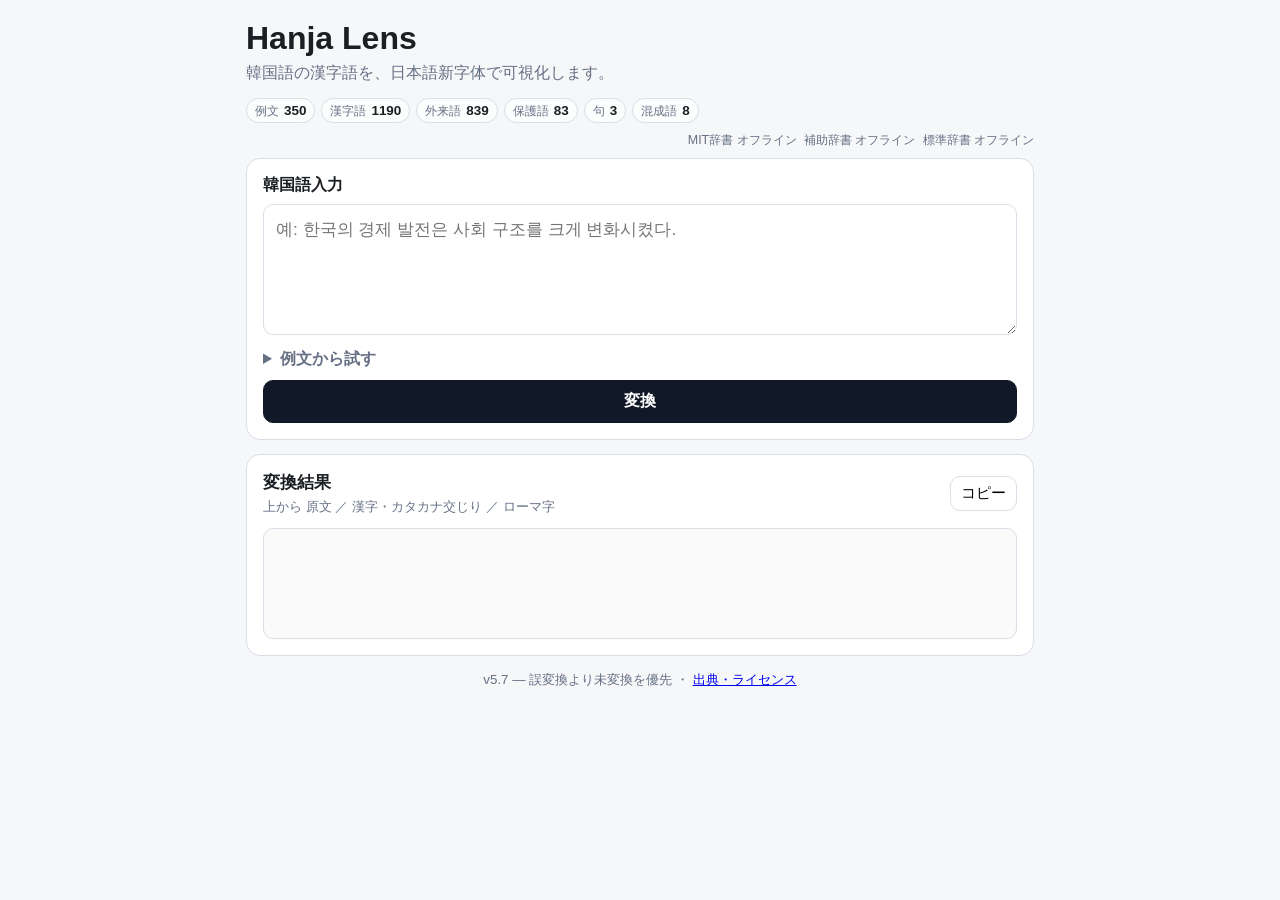
<file: index.html>
<!doctype html>
<html lang="ja">
<head>
  <meta charset="utf-8" />
  <meta name="viewport" content="width=device-width, initial-scale=1, viewport-fit=cover" />
  <title>Hanja Lens</title>
  <link rel="stylesheet" href="style.css" />
</head>
<body>
  <main class="wrap">
    <header>
      <h1>Hanja Lens</h1>
      <p>韓国語の漢字語を、日本語新字体で可視化します。</p>
    </header>

    <section class="stats-bar" aria-label="収録データ統計">
      <span class="stat-chip"><span class="stat-label">例文</span><strong id="statExamples">—</strong></span>
      <span class="stat-chip"><span class="stat-label">漢字語</span><strong id="statHanja">—</strong></span>
      <span class="stat-chip"><span class="stat-label">外来語</span><strong id="statLoanwords">—</strong></span>
      <span class="stat-chip"><span class="stat-label">保護語</span><strong id="statProtected">—</strong></span>
      <span class="stat-chip"><span class="stat-label">句</span><strong id="statPhrases">—</strong></span>
      <span class="stat-chip"><span class="stat-label">混成語</span><strong id="statMixed">—</strong></span>
    </section>
    <div class="mit-status-row dictionary-status-row">
      <span id="mitDictionaryStatus" class="mit-status" aria-live="polite">MIT辞書 準備中</span>
      <span id="ccDictionaryStatus" class="mit-status" aria-live="polite">補助辞書 準備中</span>
      <span id="stdictStatus" class="mit-status" aria-live="polite">標準辞書 準備中</span>
    </div>

    <section class="panel input-panel">
      <label for="inputText">韓国語入力</label>
      <textarea id="inputText" rows="4" placeholder="예: 한국의 경제 발전은 사회 구조를 크게 변화시켰다."></textarea>
      <details class="example-box">
        <summary>例文から試す</summary>
        <div class="example-controls">
          <label class="sr-only" for="exampleSelect">例文</label>
          <select id="exampleSelect" aria-label="例文を選択"></select>
          <div class="example-buttons">
            <button id="insertExampleBtn" type="button">例文を入れる</button>
            <button id="randomExampleBtn" type="button">ランダム</button>
          </div>
        </div>
      </details>
      <button id="convertBtn" class="primary" type="button">変換</button>
    </section>

    <section class="panel result-panel">
      <div class="result-head">
        <div>
          <h2>変換結果</h2>
          <p class="result-guide">上から 原文 ／ 漢字・カタカナ交じり ／ ローマ字</p>
        </div>
        <button id="copyAllBtn" class="copy" type="button">コピー</button>
      </div>
      <div id="resultOut" class="result-output" aria-live="polite"></div>
      <section id="lensDetail" class="lens-detail" hidden aria-live="polite" aria-label="語の説明">
        <div class="lens-detail-head">
          <strong>Interactive Lens</strong>
          <button id="lensDetailClose" class="lens-close" type="button" aria-label="説明を閉じる">閉じる</button>
        </div>
        <dl class="lens-fields">
          <div><dt>ハングル</dt><dd id="lensHangul">—</dd></div>
          <div><dt>表示</dt><dd id="lensDisplay">—</dd></div>
          <div><dt>種類</dt><dd id="lensType">—</dd></div>
          <div><dt>出自</dt><dd id="lensSource">—</dd></div>
          <div><dt>辞書候補</dt><dd id="lensCandidate">—</dd></div>
          <div><dt>経路</dt><dd id="lensRoute">—</dd></div>
        </dl>
        <p id="lensReason" class="lens-reason"></p>
      </section>
      <details id="translationBox" class="translation-box" hidden>
        <summary>日本語訳を表示</summary>
        <div id="translationOut" class="translation-output" lang="ja"></div>
        <p id="translationNote" class="translation-note"></p>
      </details>
    </section>

    <footer>
      <small><span id="appVersion"></span> — 誤変換より未変換を優先 ・ <a href="credits.html">出典・ライセンス</a></small>
    </footer>
  </main>
  <script src="src/version.js"></script>
  <script src="data/generated-data.js"></script>
  <script src="data/generated-examples.js"></script>
  <script src="src/engine-rules.js"></script>
  <script src="src/romanizer.js"></script>
  <script src="src/dictionary-registry.js"></script>
  <script src="data/morphology-veto-oracle.js"></script>
  <script src="src/morphology-veto.js"></script>
  <script src="src/engine.js"></script>
  <script src="src/translation-provider.js"></script>
  <script src="src/external-sources.js"></script>
  <script src="src/runtime-dictionary-utils.js"></script>
  <script src="src/mit-dictionary-loader.js"></script>
  <script src="src/cc-kedict-parser.js"></script>
  <script src="src/cc-kedict-loader.js"></script>
  <script src="src/stdict-loader.js"></script>
  <script src="src/interactive-lens.js"></script>
  <script src="src/app-view.js"></script>
  <script src="src/app.js"></script>
</body>
</html>
</file>
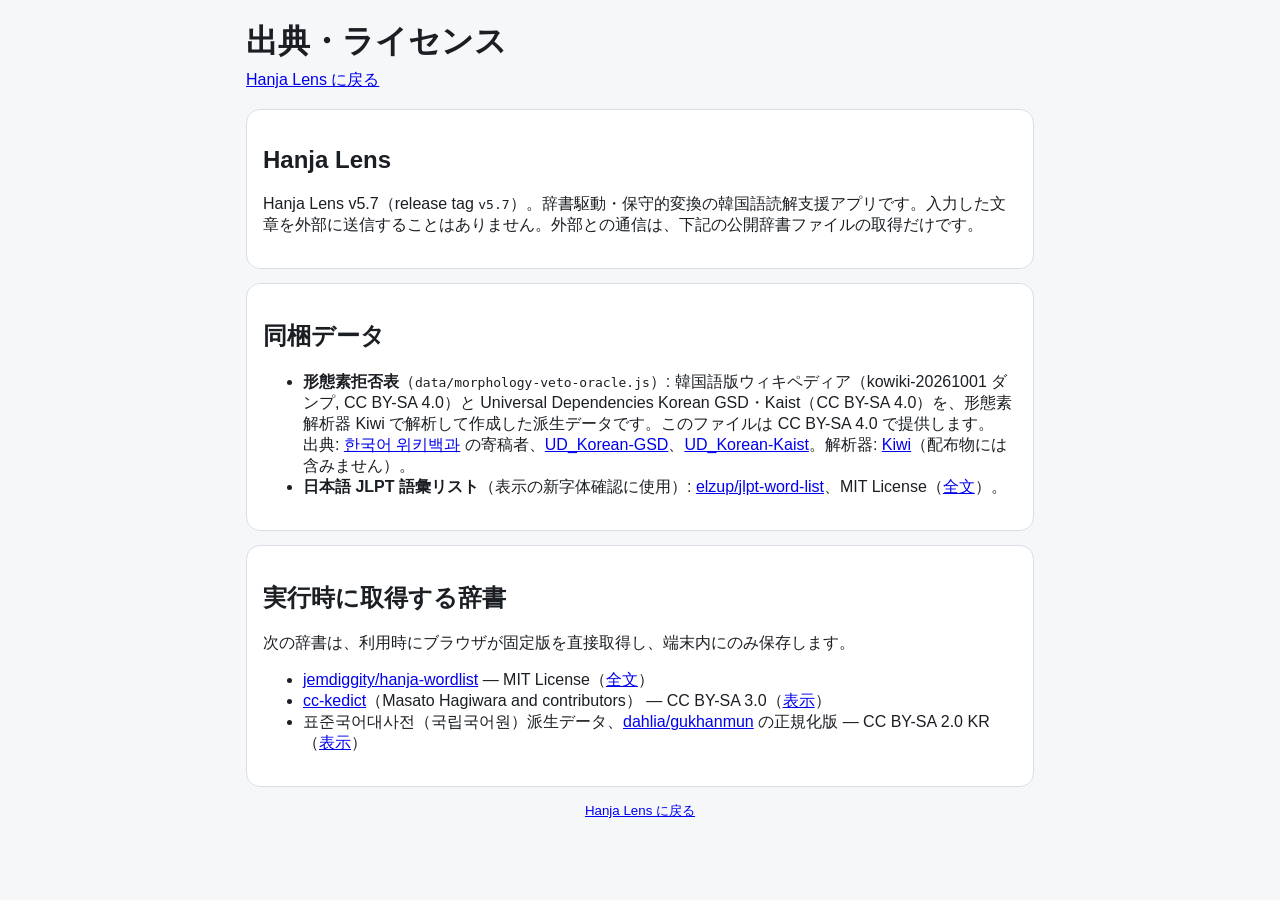
<file: credits.html>
<!doctype html>
<html lang="ja">
<head>
  <meta charset="utf-8" />
  <meta name="viewport" content="width=device-width, initial-scale=1, viewport-fit=cover" />
  <title>Hanja Lens — 出典・ライセンス</title>
  <link rel="stylesheet" href="style.css" />
</head>
<body>
  <main class="wrap">
    <header>
      <h1>出典・ライセンス</h1>
      <p><a href="./">Hanja Lens に戻る</a></p>
    </header>
    <section class="panel">
      <h2>Hanja Lens</h2>
      <p>Hanja Lens v5.7（release tag <code>v5.7</code>）。辞書駆動・保守的変換の韓国語読解支援アプリです。入力した文章を外部に送信することはありません。外部との通信は、下記の公開辞書ファイルの取得だけです。</p>
    </section>
    <section class="panel">
      <h2>同梱データ</h2>
      <ul>
        <li><strong>形態素拒否表</strong>（<code>data/morphology-veto-oracle.js</code>）: 韓国語版ウィキペディア（kowiki-20261001 ダンプ, CC BY-SA 4.0）と Universal Dependencies Korean GSD・Kaist（CC BY-SA 4.0）を、形態素解析器 Kiwi で解析して作成した派生データです。このファイルは CC BY-SA 4.0 で提供します。<br />
          出典: <a href="https://ko.wikipedia.org/">한국어 위키백과</a> の寄稿者、<a href="https://github.com/UniversalDependencies/UD_Korean-GSD">UD_Korean-GSD</a>、<a href="https://github.com/UniversalDependencies/UD_Korean-Kaist">UD_Korean-Kaist</a>。解析器: <a href="https://github.com/bab2min/Kiwi">Kiwi</a>（配布物には含みません）。</li>
        <li><strong>日本語 JLPT 語彙リスト</strong>（表示の新字体確認に使用）: <a href="https://github.com/elzup/jlpt-word-list">elzup/jlpt-word-list</a>、MIT License（<a href="LICENSES/jlpt-word-list-MIT.txt">全文</a>）。</li>
      </ul>
    </section>
    <section class="panel">
      <h2>実行時に取得する辞書</h2>
      <p>次の辞書は、利用時にブラウザが固定版を直接取得し、端末内にのみ保存します。</p>
      <ul>
        <li><a href="https://github.com/jemdiggity/hanja-wordlist">jemdiggity/hanja-wordlist</a> — MIT License（<a href="LICENSES/hanja-wordlist-MIT.txt">全文</a>）</li>
        <li><a href="https://github.com/mhagiwara/cc-kedict">cc-kedict</a>（Masato Hagiwara and contributors） — CC BY-SA 3.0（<a href="LICENSES/cc-kedict-NOTICE.txt">表示</a>）</li>
        <li>표준국어대사전（국립국어원）派生データ、<a href="https://github.com/dahlia/gukhanmun">dahlia/gukhanmun</a> の正規化版 — CC BY-SA 2.0 KR（<a href="LICENSES/stdict-CC-BY-SA-2.0-KR-NOTICE.txt">表示</a>）</li>
      </ul>
    </section>
    <footer><small><a href="./">Hanja Lens に戻る</a></small></footer>
  </main>
</body>
</html>
</file>
<file: style.css>
:root {
  --bg: #f6f7f9;
  --panel: #fff;
  --text: #1b1f23;
  --muted: #667085;
  --border: #d9dee7;
  --accent: #111827;
}
* { box-sizing: border-box; }
body {
  margin: 0;
  font-family: -apple-system, BlinkMacSystemFont, "Hiragino Sans", "Yu Gothic", sans-serif;
  background: var(--bg);
  color: var(--text);
}
.wrap { max-width: 820px; margin: 0 auto; padding: 20px 16px 40px; }
header h1 { margin: 0 0 6px; font-size: 2rem; }
header p { margin: 0 0 18px; color: var(--muted); }

.stats-bar {
  display: flex;
  flex-wrap: wrap;
  gap: 6px;
  margin: -4px 0 14px;
}
.stat-chip {
  display: inline-flex;
  align-items: baseline;
  gap: 5px;
  padding: 5px 8px;
  border: 1px solid var(--border);
  border-radius: 999px;
  background: rgba(255,255,255,.72);
  color: var(--muted);
  font-size: .78rem;
  line-height: 1;
}
.stat-chip strong {
  color: var(--text);
  font-size: .84rem;
  font-variant-numeric: tabular-nums;
}
.stat-label { white-space: nowrap; }

.panel {
  background: var(--panel);
  border: 1px solid var(--border);
  border-radius: 14px;
  padding: 16px;
  margin-bottom: 14px;
}
label { display: block; font-weight: 700; margin-bottom: 8px; }
textarea {
  width: 100%;
  resize: vertical;
  min-height: 96px;
  font: inherit;
  font-size: 1.08rem;
  line-height: 1.55;
  padding: 11px 12px;
  border: 1px solid var(--border);
  border-radius: 10px;
}
button {
  appearance: none;
  border: 1px solid var(--border);
  background: #fff;
  border-radius: 10px;
  padding: 10px 14px;
  font: inherit;
  cursor: pointer;
}
.primary {
  width: 100%;
  margin-top: 10px;
  background: var(--accent);
  color: white;
  border-color: var(--accent);
  font-weight: 700;
}
.result-head { display: flex; justify-content: space-between; align-items: center; gap: 12px; }
.result-head h2 { margin: 0; font-size: 1.05rem; }
.result-guide { margin: 4px 0 0; color: var(--muted); font-size: .84rem; }
.copy { padding: 7px 10px; font-size: .92rem; flex: 0 0 auto; }
.result-output {
  margin: 12px 0 0;
  min-height: 6.2em;
  white-space: pre-wrap;
  overflow-wrap: anywhere;
  font-family: inherit;
  font-size: 1.12rem;
  line-height: 1.8;
  padding: 12px;
  border: 1px solid var(--border);
  border-radius: 10px;
  background: #fafafa;
}
footer { text-align: center; color: var(--muted); margin-top: 10px; }
@media (max-width: 480px) {
  .wrap { padding: 14px 12px 30px; }
  
.stats-bar {
  display: flex;
  flex-wrap: wrap;
  gap: 6px;
  margin: -4px 0 14px;
}
.stat-chip {
  display: inline-flex;
  align-items: baseline;
  gap: 5px;
  padding: 5px 8px;
  border: 1px solid var(--border);
  border-radius: 999px;
  background: rgba(255,255,255,.72);
  color: var(--muted);
  font-size: .78rem;
  line-height: 1;
}
.stat-chip strong {
  color: var(--text);
  font-size: .84rem;
  font-variant-numeric: tabular-nums;
}
.stat-label { white-space: nowrap; }

.panel { padding: 13px; }
  header h1 { font-size: 1.75rem; }
  textarea { min-height: 88px; }
  .result-output { font-size: 1.05rem; }
}

.example-box { margin-top: 10px; }
.example-box summary { cursor: pointer; font-weight: 700; color: var(--muted); }
.example-controls { margin-top: 10px; display: grid; gap: 8px; }
.example-controls select {
  width: 100%;
  border: 1px solid var(--border);
  border-radius: 10px;
  padding: 10px 12px;
  background: #fff;
  color: var(--text);
  font: inherit;
}
.example-buttons { display: grid; grid-template-columns: 1fr 1fr; gap: 8px; }
.sr-only {
  position: absolute; width: 1px; height: 1px; padding: 0; margin: -1px;
  overflow: hidden; clip: rect(0,0,0,0); white-space: nowrap; border: 0;
}
@media (max-width: 480px) {
  .example-buttons { grid-template-columns: 1fr; }
}

.mit-status{font-size:.78rem;color:#667085;white-space:nowrap}

.mit-status-row{display:flex;justify-content:flex-end;margin:-.35rem 0 .55rem}

.dictionary-status-row{display:flex;gap:.45rem;flex-wrap:wrap;align-items:center}

.translation-box {
  margin-top: 10px;
  border: 1px solid var(--border);
  border-radius: 10px;
  background: #fff;
}
.translation-box summary {
  cursor: pointer;
  padding: 10px 12px;
  font-weight: 700;
  color: var(--muted);
}
.translation-output {
  padding: 2px 12px 10px;
  font-size: 1.08rem;
  line-height: 1.7;
}
.translation-note {
  margin: 0;
  padding: 0 12px 10px;
  color: var(--muted);
  font-size: .78rem;
}


/* v4.0 Stage 4 — Interactive Lens. */
.result-line {
  min-height: 1.8em;
  white-space: pre-wrap;
  overflow-wrap: anywhere;
}
.result-line + .result-line { margin-top: 0; }
.lens-token {
  appearance: none;
  border: 0;
  border-bottom: 1px dotted #98a2b3;
  border-radius: 0;
  background: transparent;
  color: inherit;
  padding: 0;
  margin: 0;
  font: inherit;
  line-height: inherit;
  cursor: pointer;
}
.lens-token:hover,
.lens-token:focus-visible {
  background: #eef2f6;
  outline: 2px solid transparent;
}
.lens-token[aria-expanded="true"] {
  background: #eef2f6;
  border-bottom-style: solid;
}
.lens-detail {
  margin-top: 10px;
  border: 1px solid var(--border);
  border-radius: 10px;
  background: #fff;
  padding: 12px;
}
.lens-detail-head {
  display: flex;
  align-items: center;
  justify-content: space-between;
  gap: 10px;
  margin-bottom: 8px;
}
.lens-close {
  padding: 5px 8px;
  font-size: .82rem;
}
.lens-fields {
  margin: 0;
  display: grid;
  grid-template-columns: 1fr 1fr;
  gap: 8px 14px;
}
.lens-fields div { min-width: 0; }
.lens-fields dt {
  color: var(--muted);
  font-size: .72rem;
  font-weight: 700;
}
.lens-fields dd {
  margin: 2px 0 0;
  overflow-wrap: anywhere;
}
.lens-reason {
  margin: 10px 0 0;
  padding-top: 9px;
  border-top: 1px solid var(--border);
  line-height: 1.55;
  color: var(--text);
}
@media (max-width: 480px) {
  .lens-fields { grid-template-columns: 1fr; }
}
</file>
